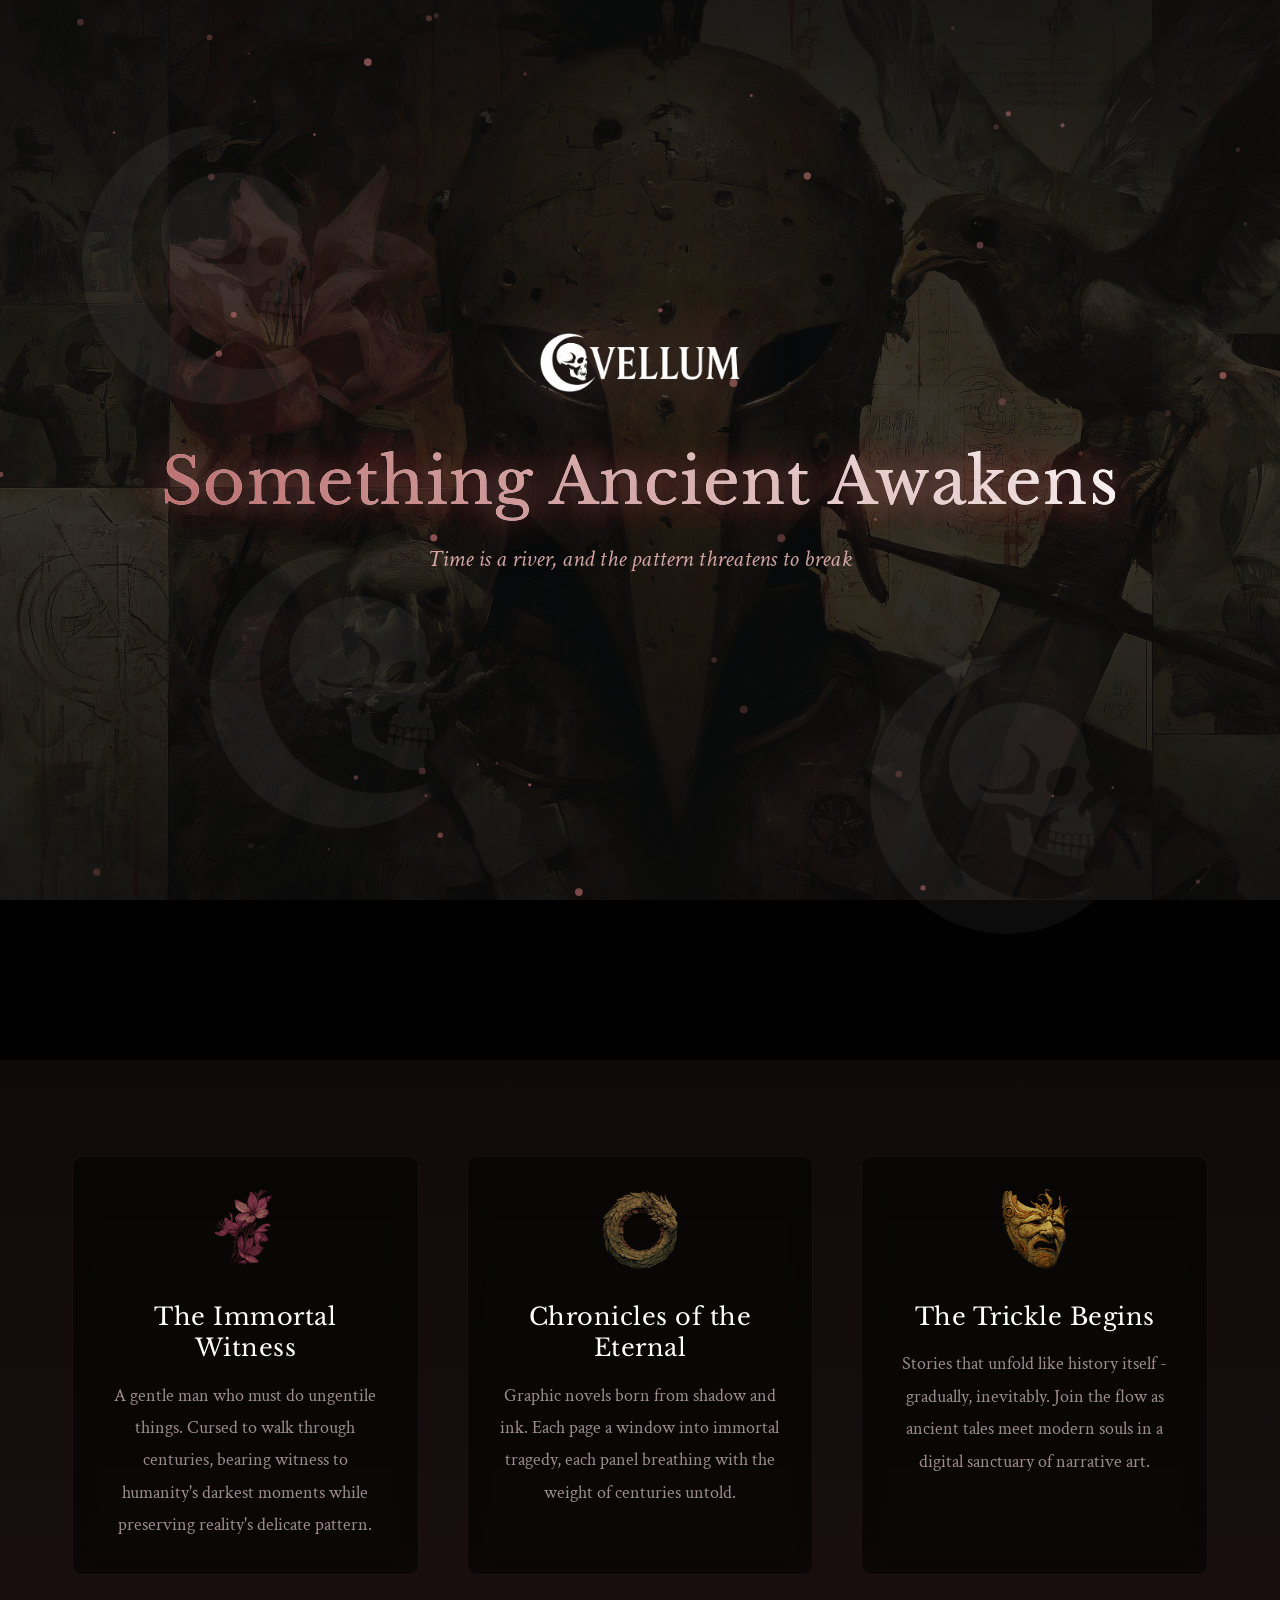
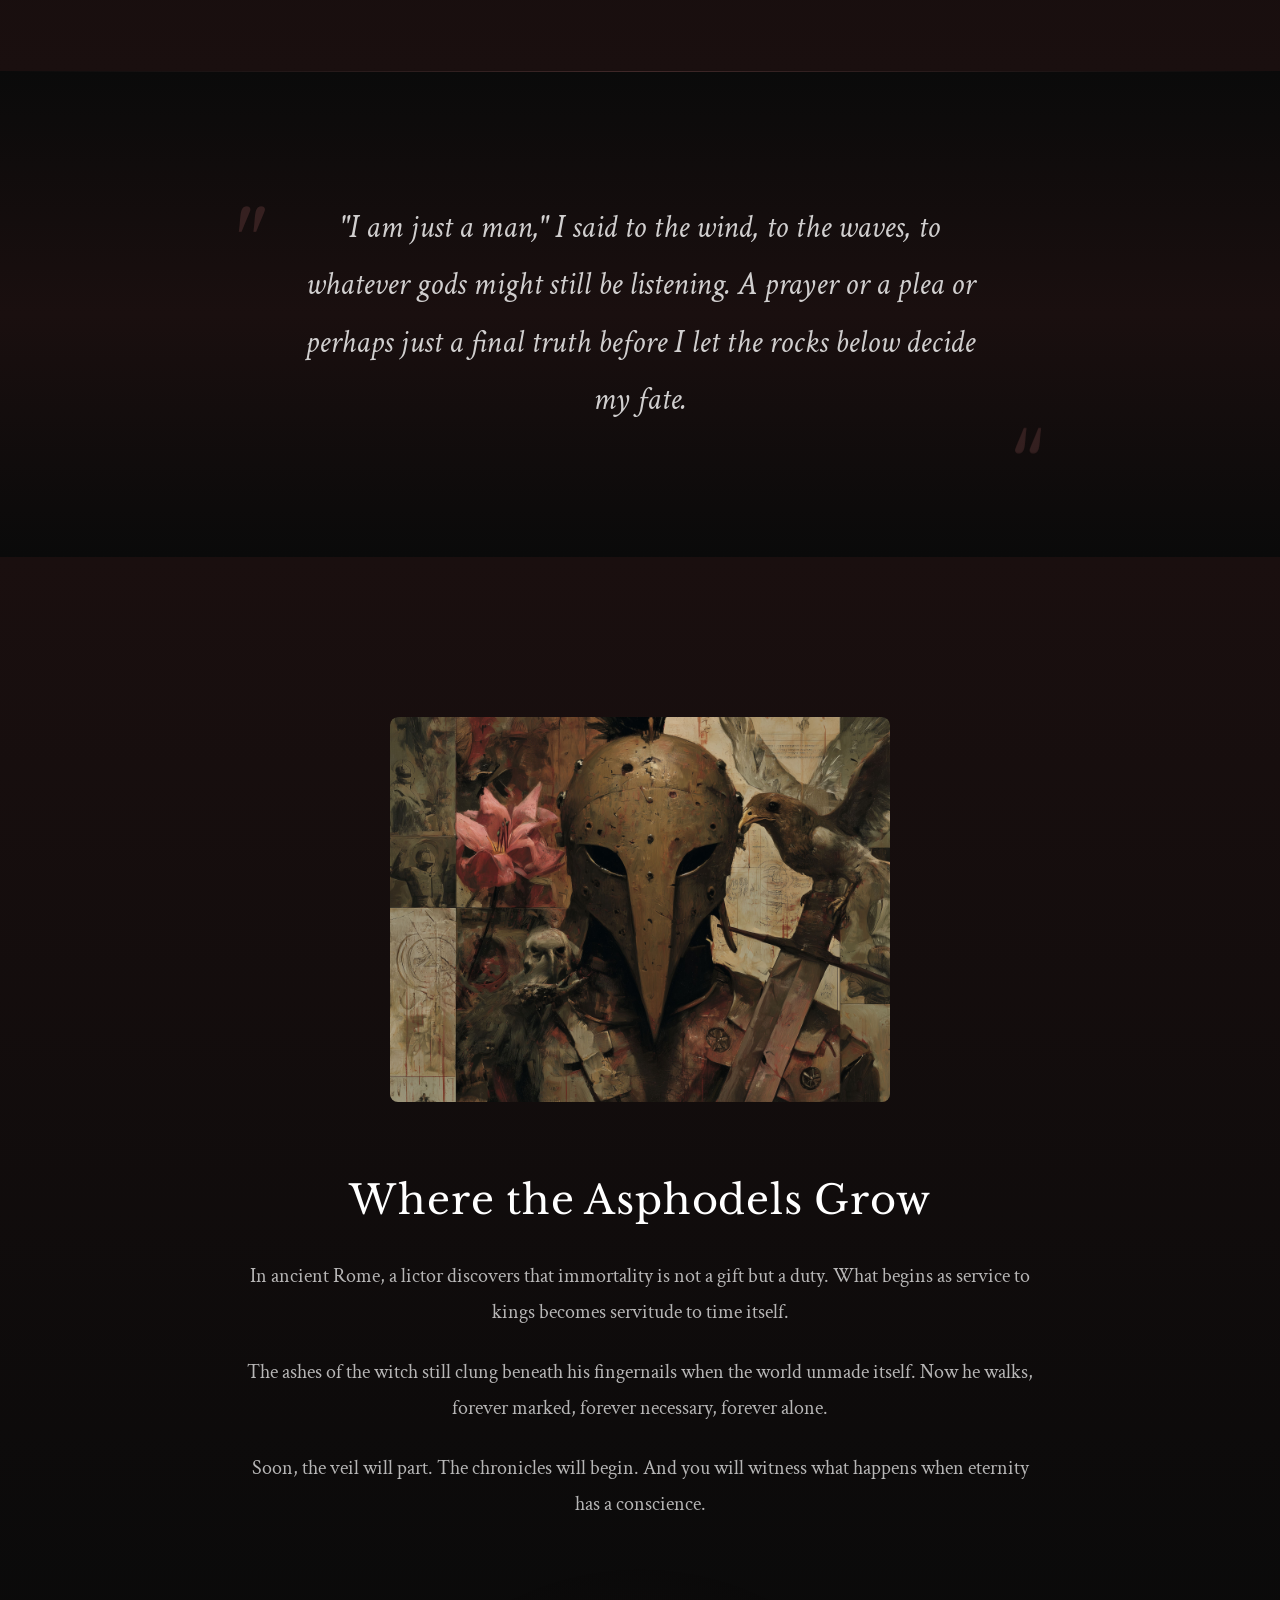
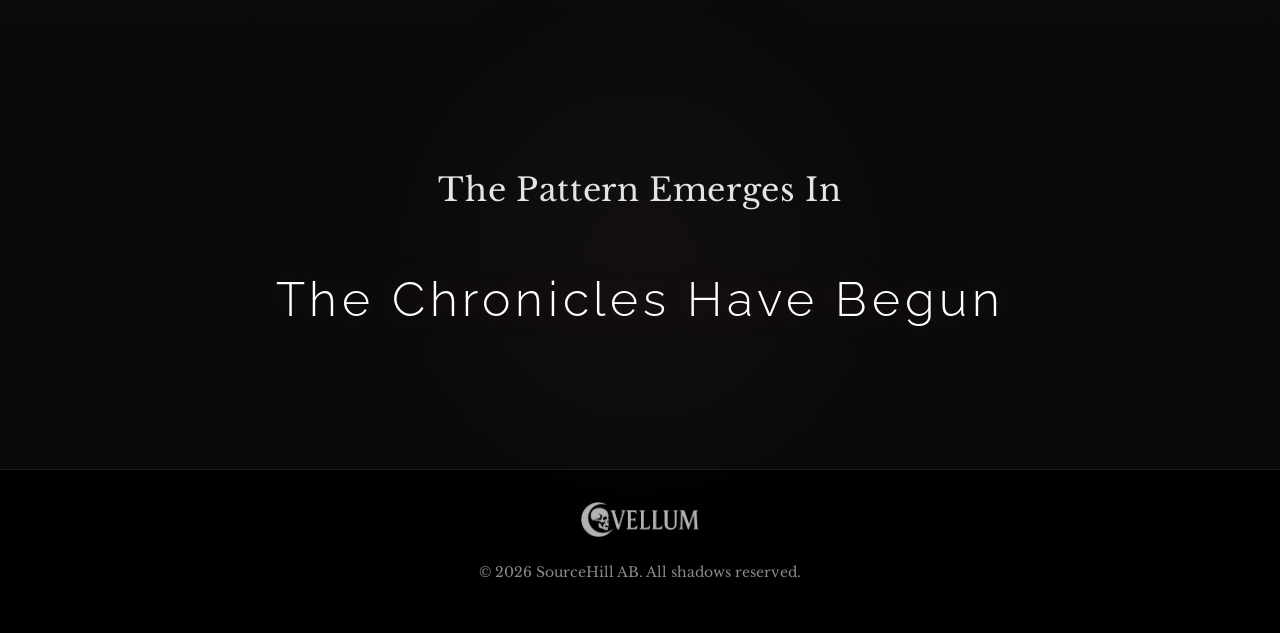
<file: index.html>
<!DOCTYPE html>
<html lang="en">
<head>
    <meta charset="UTF-8">
    <meta name="viewport" content="width=device-width, initial-scale=1.0">
    <title>Project Vellum - Something Ancient Awakens</title>
    <link rel="icon" href="assets/favicon.ico" type="image/x-icon">
    <link rel="stylesheet" href="css/style.css">
    <link rel="preconnect" href="https://fonts.googleapis.com">
    <link rel="preconnect" href="https://fonts.gstatic.com" crossorigin>
    <link href="https://fonts.googleapis.com/css2?family=Crimson+Text:ital,wght@0,400;0,600;1,400&family=Libre+Baskerville:ital,wght@0,400;0,700;1,400&family=Raleway:wght@300;400;500&display=swap" rel="stylesheet">
    <style>
        * {
            cursor: url('data:image/svg+xml;utf8,<svg xmlns="http://www.w3.org/2000/svg" width="32" height="32" viewBox="0 0 32 32"><circle cx="16" cy="16" r="8" fill="rgba(189, 111, 111, 0.5)"/><circle cx="16" cy="16" r="3" fill="rgba(255, 255, 255, 0.8)"/></svg>') 16 16, auto;
        }
        
        a:hover, button:hover {
            cursor: url('data:image/svg+xml;utf8,<svg xmlns="http://www.w3.org/2000/svg" width="32" height="32" viewBox="0 0 32 32"><circle cx="16" cy="16" r="10" fill="rgba(189, 111, 111, 0.7)"/><circle cx="16" cy="16" r="4" fill="rgba(255, 255, 255, 1)"/></svg>') 16 16, pointer;
        }
        /* Additional launch-specific styles */
        .launch-hero {
            min-height: 100vh;
            background: #0a0a0a;
            background-image: linear-gradient(180deg, rgba(10, 10, 10, 0.9) 0%, rgba(10, 10, 10, 0.7) 50%, rgba(10, 10, 10, 0.9) 100%),
                              url('assets/backdrops/cover_where_the_asphodels_grow.jpg');
            background-size: cover;
            background-position: center;
            background-attachment: fixed;
            position: relative;
            overflow: hidden;
        }
        
        /* Prevent horizontal scroll */
        html, body {
            overflow-x: hidden;
            max-width: 100%;
        }
        
        .launch-content {
            position: relative;
            z-index: 2;
            display: flex;
            flex-direction: column;
            align-items: center;
            justify-content: center;
            min-height: 100vh;
            padding: 2rem;
            padding-bottom: 20vh;
        }
        
        .launch-logo {
            width: 200px;
            opacity: 0;
            animation: fadeInSlow 3s ease-out 0.5s forwards, pulse 4s ease-in-out 3.5s infinite;
            filter: drop-shadow(0 0 30px rgba(189, 111, 111, 0.5));
        }
        
        @keyframes pulse {
            0%, 100% { transform: scale(1); filter: drop-shadow(0 0 30px rgba(189, 111, 111, 0.5)); }
            50% { transform: scale(1.05); filter: drop-shadow(0 0 50px rgba(189, 111, 111, 0.8)); }
        }
        
        .launch-title {
            font-family: 'Libre Baskerville', serif;
            font-size: clamp(2rem, 5vw, 4rem);
            color: #fff;
            text-align: center;
            margin: 3rem 0 1rem;
            opacity: 0;
            animation: fadeInSlow 3s ease-out 1s forwards;
            position: relative;
            text-shadow: 0 0 40px rgba(189, 111, 111, 0.5),
                         0 0 80px rgba(189, 111, 111, 0.3);
        }
        
        .launch-title::before {
            content: 'Something Ancient Awakens';
            position: absolute;
            left: 0;
            top: 0;
            width: 100%;
            background: linear-gradient(45deg, #bd6f6f 0%, #fff 50%, #bd6f6f 100%);
            background-clip: text;
            -webkit-background-clip: text;
            -webkit-text-fill-color: transparent;
            animation: shimmer 8s linear infinite;
            background-size: 200% 100%;
        }
        
        @keyframes shimmer {
            0% { background-position: -100% 0; }
            100% { background-position: 100% 0; }
        }
        
        .launch-subtitle {
            font-family: 'Crimson Text', serif;
            font-size: 1.5rem;
            color: rgba(255, 200, 200, 0.8);
            text-align: center;
            font-style: italic;
            opacity: 0;
            animation: fadeInSlow 3s ease-out 1.5s forwards;
        }
        
        .teaser-section {
            padding: 6rem 0;
            background: linear-gradient(180deg, #0f0a0a 0%, #1a0f0f 100%);
            position: relative;
        }
        
        .teaser-grid {
            display: grid;
            grid-template-columns: repeat(auto-fit, minmax(300px, 1fr));
            gap: 3rem;
            max-width: 1200px;
            margin: 0 auto;
            padding: 0 2rem;
        }
        
        .teaser-card {
            text-align: center;
            opacity: 0;
            transform: translateY(30px);
            animation: fadeInUp 1s ease-out forwards;
            position: relative;
            padding: 2rem;
            background: rgba(0, 0, 0, 0.5);
            backdrop-filter: blur(10px);
            border: 1px solid rgba(189, 111, 111, 0.1);
            border-radius: 10px;
            transition: all 0.3s ease;
        }
        
        .teaser-card:hover {
            transform: translateY(-10px);
            border-color: rgba(189, 111, 111, 0.3);
            box-shadow: 0 20px 40px rgba(189, 111, 111, 0.2),
                        inset 0 0 20px rgba(189, 111, 111, 0.05);
        }
        
        
        .teaser-card:nth-child(1) { animation-delay: 0.5s; }
        .teaser-card:nth-child(2) { animation-delay: 0.7s; }
        .teaser-card:nth-child(3) { animation-delay: 0.9s; }
        
        .teaser-icon {
            width: 80px;
            height: 80px;
            margin: 0 auto 1.5rem;
            opacity: 0.8;
        }
        
        .teaser-title {
            font-family: 'Libre Baskerville', serif;
            font-size: 1.5rem;
            color: #fff;
            margin-bottom: 1rem;
        }
        
        .teaser-text {
            font-family: 'Crimson Text', serif;
            font-size: 1.125rem;
            color: rgba(255, 230, 230, 0.6);
            line-height: 1.8;
        }
        
        .quote-section {
            padding: 8rem 2rem;
            background: linear-gradient(180deg, #0a0a0a 0%, #1a0f0f 50%, #0a0a0a 100%);
            text-align: center;
            position: relative;
        }
        
        .quote-section::before {
            content: '';
            position: absolute;
            top: 0;
            left: 0;
            right: 0;
            height: 1px;
            background: linear-gradient(90deg, transparent 0%, rgba(189, 111, 111, 0.3) 50%, transparent 100%);
        }
        
        .quote-text {
            font-family: 'Crimson Text', serif;
            font-size: clamp(1.5rem, 3vw, 2rem);
            color: rgba(255, 255, 255, 0.8);
            font-style: italic;
            max-width: 800px;
            margin: 0 auto;
            line-height: 1.8;
            opacity: 0;
            animation: fadeInSlow 3s ease-out 3s forwards;
            position: relative;
            padding: 0 3rem;
        }
        
        .quote-text::before,
        .quote-text::after {
            content: '"';
            position: absolute;
            font-size: 6rem;
            color: rgba(189, 111, 111, 0.2);
            font-family: 'Libre Baskerville', serif;
        }
        
        .quote-text::before {
            top: -2rem;
            left: -1rem;
        }
        
        .quote-text::after {
            bottom: -4rem;
            right: -1rem;
            transform: rotate(180deg);
        }
        
        .mystery-section {
            padding: 6rem 2rem;
            background: linear-gradient(180deg, #1a0f0f 0%, #0a0a0a 100%);
            position: relative;
            overflow: hidden;
        }
        
        .cover-showcase {
            position: relative;
            max-width: 500px;
            margin: 4rem auto;
            opacity: 0;
            animation: fadeInSlow 2s ease-out 1s forwards;
            cursor: pointer;
            border-radius: 8px;
            overflow: hidden;
            transition: all 0.3s ease;
        }
        
        .cover-showcase:hover {
            transform: translateY(-2px);
            box-shadow: 
                0 0 30px rgba(220, 20, 60, 0.4),
                0 0 60px rgba(220, 20, 60, 0.2),
                0 10px 30px rgba(0, 0, 0, 0.5);
            border-color: rgba(220, 20, 60, 0.5);
        }
        
        
        .cover-image {
            width: 100%;
            height: auto;
            border-radius: 8px;
            transition: all 0.3s ease;
        }
        
        .cover-glow {
            position: absolute;
            top: 50%;
            left: 50%;
            transform: translate(-50%, -50%);
            width: 120%;
            height: 120%;
            background: radial-gradient(circle, rgba(189, 111, 111, 0.3) 0%, transparent 70%);
            filter: blur(60px);
            z-index: -1;
        }
        
        .mystery-content {
            max-width: 800px;
            margin: 0 auto;
            text-align: center;
        }
        
        .mystery-title {
            font-family: 'Libre Baskerville', serif;
            font-size: 2.5rem;
            color: #fff;
            margin-bottom: 2rem;
            opacity: 0;
        }
        
        .mystery-text {
            font-family: 'Crimson Text', serif;
            font-size: 1.25rem;
            color: rgba(255, 255, 255, 0.7);
            line-height: 1.8;
            margin-bottom: 1.5rem;
            opacity: 0;
        }
        
        .mystery-title.animated {
            animation: fadeInSlow 0.8s ease-out forwards;
        }
        
        .mystery-text.animated {
            animation: fadeInSlow 0.6s ease-out forwards;
        }
        
        .mystery-text:nth-child(2).animated { animation-delay: 0.2s; }
        .mystery-text:nth-child(3).animated { animation-delay: 0.4s; }
        .mystery-text:nth-child(4).animated { animation-delay: 0.6s; }
        
        .countdown-section {
            padding: 8rem 2rem;
            background: #0a0a0a;
            text-align: center;
            position: relative;
        }
        
        .countdown-section::before {
            content: '';
            position: absolute;
            top: 50%;
            left: 50%;
            transform: translate(-50%, -50%);
            width: 600px;
            height: 600px;
            background: radial-gradient(circle, rgba(189, 111, 111, 0.05) 0%, transparent 70%);
            z-index: 0;
        }
        
        .countdown-title {
            font-family: 'Libre Baskerville', serif;
            font-size: 2rem;
            color: rgba(255, 255, 255, 0.9);
            margin-bottom: 3rem;
        }
        
        .countdown-timer {
            font-family: 'Raleway', sans-serif;
            font-size: 3rem;
            color: #fff;
            letter-spacing: 0.1em;
            font-weight: 300;
            position: relative;
            z-index: 1;
            text-shadow: 0 0 30px rgba(189, 111, 111, 0.3);
        }
        
        @keyframes fadeInSlow {
            from {
                opacity: 0;
                transform: translateY(15px);
            }
            to {
                opacity: 1;
                transform: translateY(0);
            }
        }
        
        @keyframes fadeInUp {
            from {
                opacity: 0;
                transform: translateY(30px);
            }
            to {
                opacity: 1;
                transform: translateY(0);
            }
        }
        
        .floating-skull {
            position: absolute;
            width: 300px;
            opacity: 0.05;
            animation: float 20s ease-in-out infinite;
            filter: sepia(1) hue-rotate(330deg) brightness(1.5);
            will-change: transform;
            backface-visibility: hidden;
            max-width: 80vw;
        }
        
        .floating-skull.one {
            top: 10%;
            left: 5%;
            animation-delay: 0s;
        }
        
        .floating-skull.two {
            top: 60%;
            right: 10%;
            animation-delay: 5s;
        }
        
        .floating-skull.three {
            bottom: 20%;
            left: 15%;
            animation-delay: 10s;
        }
        
        /* Mobile optimizations */
        @media (max-width: 768px) {
            .launch-hero {
                background-attachment: scroll;
                background-size: cover;
                background-position: center top;
            }
            
            .launch-hero::before {
                display: none;
            }
            
            .floating-skull {
                width: 150px;
            }
            
            .floating-skull.one {
                top: 5%;
                left: -10%;
            }
            
            .floating-skull.two {
                top: 40%;
                right: -10%;
            }
            
            .floating-skull.three {
                bottom: 10%;
                left: 50%;
                transform: translateX(-50%);
            }
            
            .launch-title {
                font-size: 2rem !important;
            }
            
            .launch-subtitle {
                font-size: 1.2rem !important;
            }
            
            .teaser-grid {
                grid-template-columns: 1fr;
                gap: 2rem;
                padding: 0 1rem;
            }
            
            .countdown-timer {
                font-size: 2rem !important;
            }
            
            .quote-text {
                font-size: 1.25rem !important;
                padding: 0 1rem;
            }
            
            .quote-text::before,
            .quote-text::after {
                font-size: 3rem;
            }
            
            .cover-showcase {
                max-width: 90%;
                margin: 2rem auto;
            }
            
            .mystery-content {
                padding: 0 1rem;
            }
            
            .blood-rain {
                display: none;
            }
            
            canvas#particles {
                display: none;
            }
        }
        
        @keyframes float {
            0% { transform: translateY(0px) rotate(0deg); }
            25% { transform: translateY(-30px) rotate(5deg); }
            50% { transform: translateY(0px) rotate(-5deg); }
            75% { transform: translateY(30px) rotate(3deg); }
            100% { transform: translateY(0px) rotate(0deg); }
        }
        
        .accent-pink {
            color: #bd6f6f;
        }
        
        .teaser-card:hover .teaser-icon {
            filter: sepia(1) hue-rotate(300deg) brightness(1.2);
            transition: filter 0.3s ease;
        }
    </style>
</head>
<body>
    <!-- Blood rain effect -->
    <div class="blood-rain" id="bloodRain"></div>
    <style>
        .blood-rain {
            position: fixed;
            top: 0;
            left: 0;
            width: 100%;
            height: 100%;
            pointer-events: none;
            z-index: 3;
            opacity: 0;
            animation: bloodRainFade 20s ease-in-out 10s infinite;
        }
        
        @keyframes bloodRainFade {
            0%, 80%, 100% { opacity: 0; }
            90% { opacity: 0.3; }
        }
        
        .blood-drop {
            position: absolute;
            width: 2px;
            height: 10px;
            background: linear-gradient(to bottom, transparent, rgba(189, 111, 111, 0.8));
            animation: fall linear infinite;
        }
        
        @keyframes fall {
            to {
                transform: translateY(100vh);
            }
        }
    </style>
    <!-- Particle Canvas -->
    <canvas id="particles" style="position: fixed; top: 0; left: 0; width: 100%; height: 100%; pointer-events: none; z-index: 1; max-width: 100vw;"></canvas>
    
    <!-- Launch Hero Section -->
    <section class="launch-hero">
        <!-- Floating background elements -->
        <img src="assets/crescentskull.png" alt="" class="floating-skull one">
        <img src="assets/crescentskull.png" alt="" class="floating-skull two">
        <img src="assets/crescentskull.png" alt="" class="floating-skull three">
        
        <div class="launch-content">
            <img src="assets/logo_white.png" alt="Project Vellum" class="launch-logo">
            <h1 class="launch-title">Something Ancient Awakens</h1>
            <p class="launch-subtitle">Time is a river, and the pattern threatens to break</p>
        </div>
    </section>
    
    <!-- Teaser Section -->
    <section class="teaser-section">
        <div class="teaser-grid">
            <div class="teaser-card">
                <img src="assets/icons/asphodel.png" alt="" class="teaser-icon">
                <h3 class="teaser-title">The Immortal Witness</h3>
                <p class="teaser-text">
                    A gentle man who must do ungentile things. 
                    Cursed to walk through centuries, bearing witness 
                    to humanity's darkest moments while preserving 
                    reality's delicate pattern.
                </p>
            </div>
            <div class="teaser-card">
                <img src="assets/icons/ouroboros.png" alt="" class="teaser-icon">
                <h3 class="teaser-title">Chronicles of the Eternal</h3>
                <p class="teaser-text">
                    Graphic novels born from shadow and ink. 
                    Each page a window into immortal tragedy, 
                    each panel breathing with the weight of 
                    centuries untold.
                </p>
            </div>
            <div class="teaser-card">
                <img src="assets/icons/tragedymask.png" alt="" class="teaser-icon">
                <h3 class="teaser-title">The Trickle Begins</h3>
                <p class="teaser-text">
                    Stories that unfold like history itself - 
                    gradually, inevitably. Join the flow as 
                    ancient tales meet modern souls in a 
                    digital sanctuary of narrative art.
                </p>
            </div>
        </div>
    </section>
    
    <!-- Quote Section -->
    <section class="quote-section">
        <blockquote class="quote-text">
            "I am just a man," I said to the wind, to the waves, 
            to whatever gods might still be listening. 
            A prayer or a plea or perhaps just a final truth 
            before I let the rocks below decide my fate.
        </blockquote>
    </section>
    
    <!-- Cover Showcase Section -->
    <section class="mystery-section">
        <div class="cover-showcase">
            <img src="assets/backdrops/cover_where_the_asphodels_grow.jpg" alt="Where the Asphodels Grow" class="cover-image">
        </div>
        <div class="mystery-content">
            <h2 class="mystery-title">Where the Asphodels Grow</h2>
            <p class="mystery-text">
                In ancient Rome, a lictor discovers that immortality is not a gift but a duty. 
                What begins as service to kings becomes servitude to time itself.
            </p>
            <p class="mystery-text">
                The ashes of the witch still clung beneath his fingernails when the world unmade itself. 
                Now he walks, forever marked, forever necessary, forever alone.
            </p>
            <p class="mystery-text">
                Soon, the veil will part. The chronicles will begin. 
                And you will witness what happens when eternity has a conscience.
            </p>
        </div>
    </section>
    
    <!-- Countdown Section -->
    <section class="countdown-section">
        <h2 class="countdown-title">The Pattern Emerges In</h2>
        <div class="countdown-timer" id="countdown">Loading...</div>
    </section>
    
    <!-- Footer -->
    <footer class="footer">
        <div class="container">
            <div class="footer-content">
                <img src="assets/logo_white.png" alt="Project Vellum" class="footer-logo">
                <p class="footer-text">© <span id="year"></span> <a href="https://sourcehill.com" target="_blank" rel="noopener">SourceHill AB</a>. All shadows reserved.</p>
            </div>
        </div>
    </footer>
    
    <script>
        // Set current year
        document.getElementById('year').textContent = new Date().getFullYear();
        
        // Particle animation
        const canvas = document.getElementById('particles');
        const ctx = canvas.getContext('2d');
        canvas.width = window.innerWidth;
        canvas.height = window.innerHeight;
        
        const particles = [];
        const particleCount = 50;
        
        class Particle {
            constructor() {
                this.x = Math.random() * canvas.width;
                this.y = Math.random() * canvas.height;
                this.size = Math.random() * 3 + 1;
                this.speedX = Math.random() * 0.5 - 0.25;
                this.speedY = Math.random() * 0.5 - 0.25;
                this.opacity = Math.random() * 0.5 + 0.2;
            }
            
            update() {
                this.x += this.speedX;
                this.y += this.speedY;
                
                if (this.x > canvas.width) this.x = 0;
                if (this.x < 0) this.x = canvas.width;
                if (this.y > canvas.height) this.y = 0;
                if (this.y < 0) this.y = canvas.height;
            }
            
            draw() {
                ctx.fillStyle = `rgba(189, 111, 111, ${this.opacity})`;
                ctx.beginPath();
                ctx.arc(this.x, this.y, this.size, 0, Math.PI * 2);
                ctx.fill();
            }
        }
        
        // Initialize particles
        for (let i = 0; i < particleCount; i++) {
            particles.push(new Particle());
        }
        
        // Animation loop
        function animateParticles() {
            ctx.clearRect(0, 0, canvas.width, canvas.height);
            
            particles.forEach(particle => {
                particle.update();
                particle.draw();
            });
            
            requestAnimationFrame(animateParticles);
        }
        
        animateParticles();
        
        // Resize handler
        window.addEventListener('resize', () => {
            canvas.width = window.innerWidth;
            canvas.height = window.innerHeight;
        });
        
        // Countdown timer
        function updateCountdown() {
            // Set launch date (adjust as needed)
            const launchDate = new Date('2025-09-01T00:00:00');
            const now = new Date();
            const diff = launchDate - now;
            
            if (diff > 0) {
                const days = Math.floor(diff / (1000 * 60 * 60 * 24));
                const hours = Math.floor((diff % (1000 * 60 * 60 * 24)) / (1000 * 60 * 60));
                const minutes = Math.floor((diff % (1000 * 60 * 60)) / (1000 * 60));
                const seconds = Math.floor((diff % (1000 * 60)) / 1000);
                
                document.getElementById('countdown').textContent = 
                    `${days}d ${hours}h ${minutes}m ${seconds}s`;
            } else {
                document.getElementById('countdown').textContent = 'The Chronicles Have Begun';
            }
        }
        
        // Update countdown every second
        updateCountdown();
        setInterval(updateCountdown, 1000);
        
        // Blood rain effect
        function createBloodRain() {
            const bloodRain = document.getElementById('bloodRain');
            for (let i = 0; i < 50; i++) {
                const drop = document.createElement('div');
                drop.className = 'blood-drop';
                drop.style.left = Math.random() * 100 + '%';
                drop.style.animationDuration = (Math.random() * 2 + 1) + 's';
                drop.style.animationDelay = Math.random() * 2 + 's';
                bloodRain.appendChild(drop);
            }
        }
        createBloodRain();
        
        // Parallax effect on scroll
        window.addEventListener('scroll', () => {
            const scrolled = window.pageYOffset;
            const parallax = document.querySelector('.launch-hero');
            if (parallax) {
                parallax.style.backgroundPositionY = -(scrolled * 0.5) + 'px';
            }
        });
        
        // Loading effect for elements
        const observerOptions = {
            threshold: 0.1,
            rootMargin: '0px 0px -50px 0px'
        };
        
        const observer = new IntersectionObserver((entries) => {
            entries.forEach(entry => {
                if (entry.isIntersecting && !entry.target.classList.contains('animated')) {
                    entry.target.classList.add('animated');
                }
            });
        }, observerOptions);
        
        document.querySelectorAll('.mystery-text, .mystery-title').forEach(el => {
            observer.observe(el);
        });
    </script>
</body>
</html>
</file>
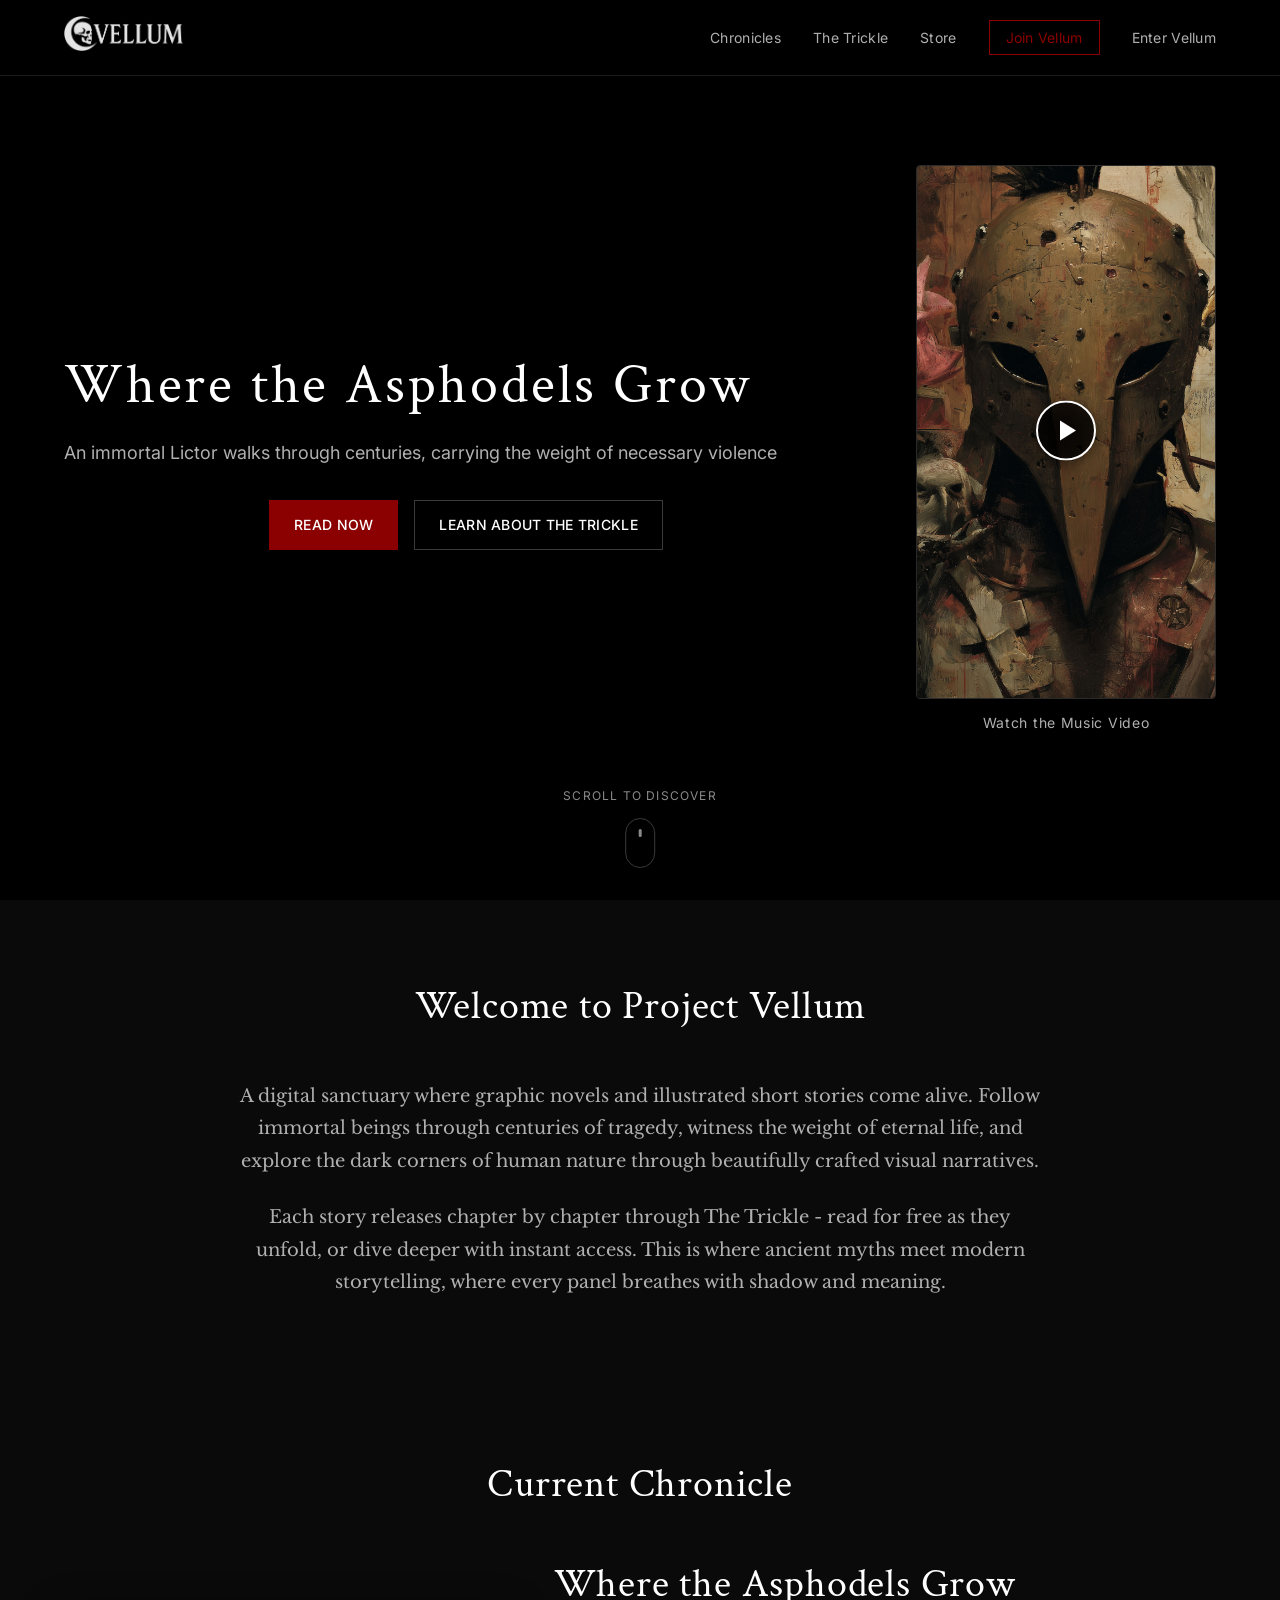
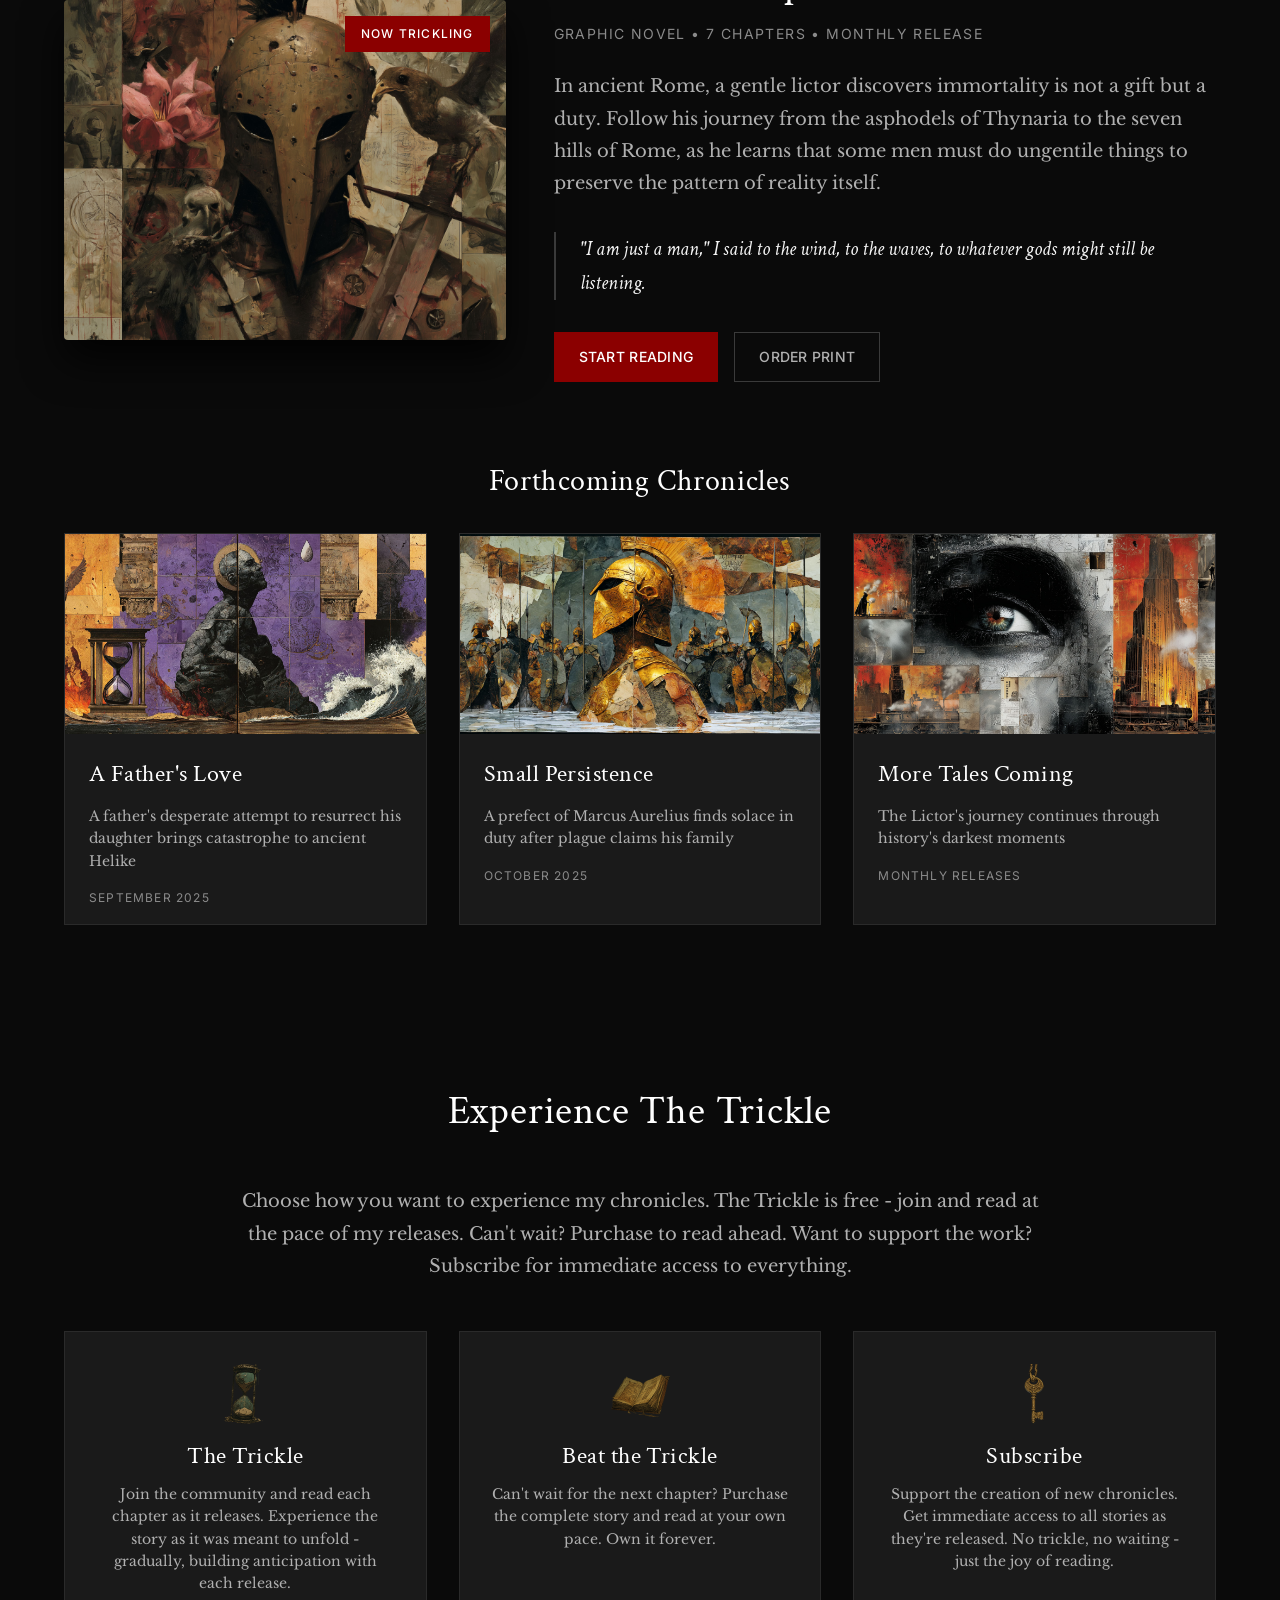
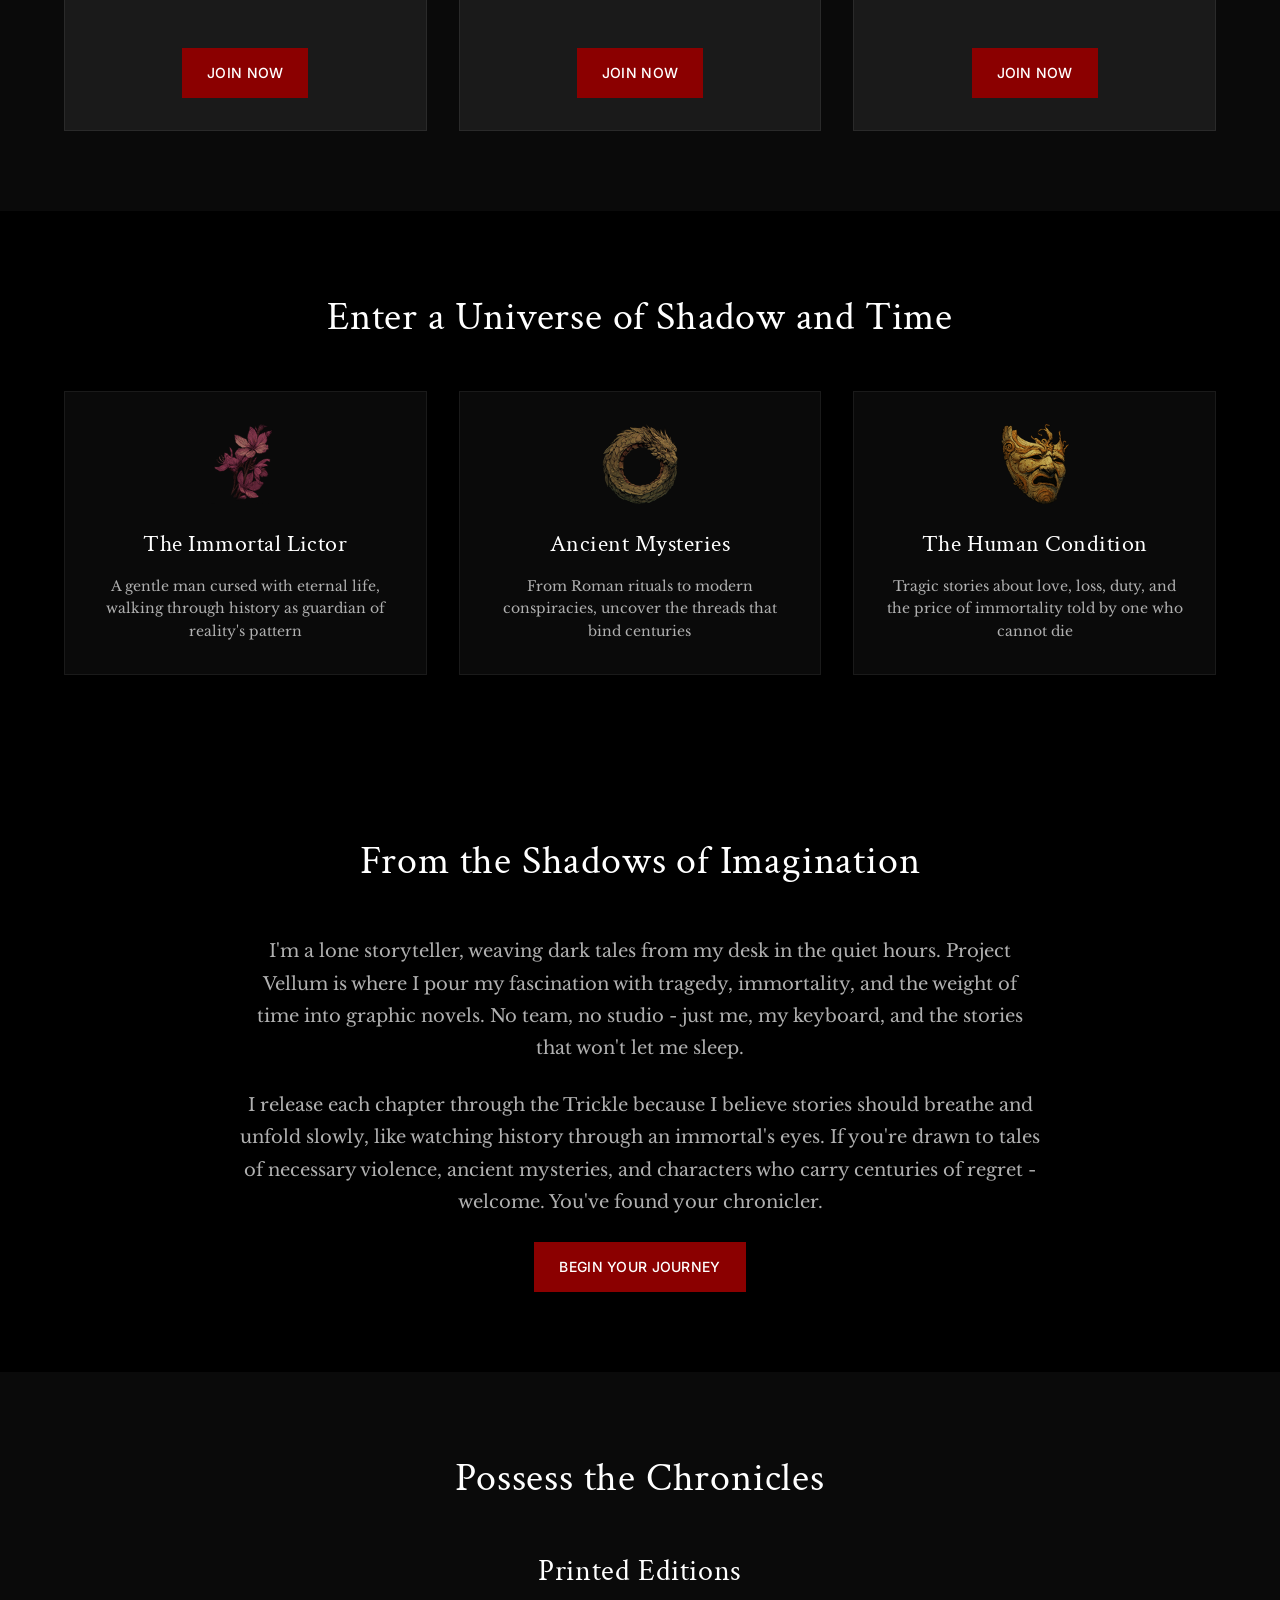
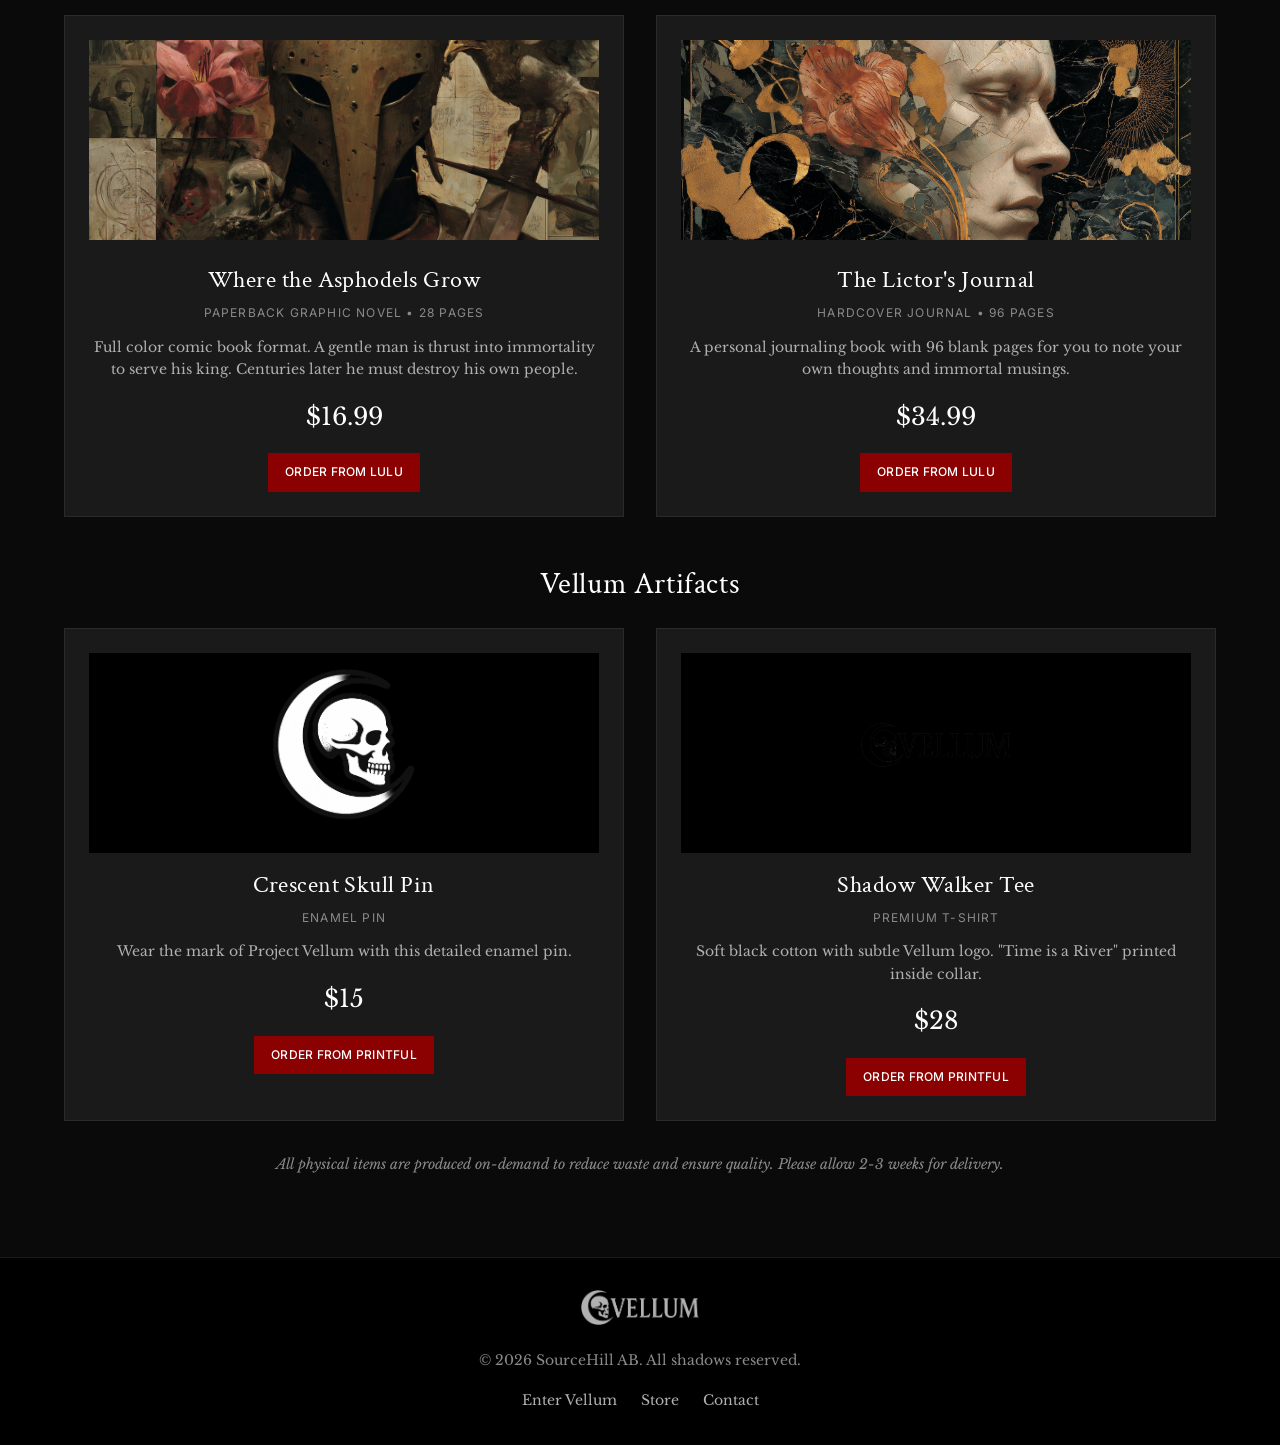
<file: index2.html>
<!DOCTYPE html>
<html lang="en">
<head>
    <meta charset="UTF-8">
    <meta name="viewport" content="width=device-width, initial-scale=1.0">
    <title>Project Vellum - Tragic Stories Told by the Eternal</title>
    <link rel="icon" href="assets/favicon.ico" type="image/x-icon">
    <link rel="stylesheet" href="css/style.css">
    <link rel="preconnect" href="https://fonts.googleapis.com">
    <link rel="preconnect" href="https://fonts.gstatic.com" crossorigin>
    <link href="https://fonts.googleapis.com/css2?family=Crimson+Text:ital,wght@0,400;0,600;1,400&family=Libre+Baskerville:ital,wght@0,400;0,700;1,400&family=Inter:wght@300;400;500;600;700&display=swap" rel="stylesheet">
</head>
<body id="top">
    <!-- Loading Screen -->
    <div id="loading-screen" class="loading-screen">
        <img src="assets/crescentskull.png" alt="Loading" class="loading-icon">
        <div class="loading-text">Awakening the chronicles...</div>
    </div>

    <!-- Navigation -->
    <nav class="nav-main">
        <div class="nav-container">
            <a href="#top" class="nav-logo">
                <img src="assets/logo_white.png" alt="Project Vellum" class="nav-logo-img">
            </a>
            <ul class="nav-menu">
                <li><a href="#releases">Chronicles</a></li>
                <li><a href="#trickle">The Trickle</a></li>
                <li><a href="#store">Store</a></li>
                <li><a href="https://app.projectvellum.com/register" class="nav-cta">Join Vellum</a></li>
                <li><a href="https://app.projectvellum.com">Enter Vellum</a></li>
            </ul>
            <div class="nav-mobile-toggle">
                <span></span>
                <span></span>
                <span></span>
            </div>
        </div>
    </nav>

    <!-- Mobile Menu -->
    <div class="mobile-menu">
        <ul>
            <li><a href="#releases">Chronicles</a></li>
            <li><a href="#trickle">The Trickle</a></li>
            <li><a href="#store">Store</a></li>
            <li><a href="https://app.projectvellum.com/register" class="mobile-cta">Join Vellum</a></li>
            <li><a href="https://app.projectvellum.com">Enter Vellum</a></li>
        </ul>
    </div>

    <!-- Hero Section -->
    <section class="hero">
        <div class="hero-video-container">
            <video class="hero-video" autoplay muted loop playsinline>
                <source src="assets/videos/01. Where the Asphodels Grow_720x1280.mp4" type="video/mp4">
            </video>
        </div>
        <div class="hero-overlay"></div>
        <div class="hero-content">
            <div class="hero-inner">
                <div class="hero-text">
                    <h1 class="hero-title">Where the Asphodels Grow</h1>
                    <p class="hero-subtitle">An immortal Lictor walks through centuries, carrying the weight of necessary violence</p>
                    <div class="hero-actions">
                        <a href="#releases" class="btn btn-primary">Read Now</a>
                        <a href="#trickle" class="btn btn-ghost">Learn About The Trickle</a>
                    </div>
                </div>
                
                <!-- Music Video Player Box -->
                <div class="music-video-box">
                    <div class="video-preview">
                        <img src="assets/backdrops/cover_where_the_asphodels_grow.jpg" alt="Music Video Preview" class="video-thumbnail">
                        <button class="play-music-video" aria-label="Play Music Video">
                            <svg width="60" height="60" viewBox="0 0 60 60" fill="none" xmlns="http://www.w3.org/2000/svg">
                                <circle cx="30" cy="30" r="29" stroke="currentColor" stroke-width="2" fill="rgba(0,0,0,0.7)"/>
                                <path d="M24 20L40 30L24 40V20Z" fill="currentColor"/>
                            </svg>
                        </button>
                    </div>
                    <p class="video-caption">Watch the Music Video</p>
                </div>
            </div>
        </div>
        
        <!-- Video Player Modal -->
        <div class="video-modal" id="videoModal">
            <div class="video-modal-content">
                <button class="video-modal-close" aria-label="Close video">
                    <svg width="24" height="24" viewBox="0 0 24 24" fill="none" xmlns="http://www.w3.org/2000/svg">
                        <path d="M18 6L6 18M6 6L18 18" stroke="currentColor" stroke-width="2" stroke-linecap="round"/>
                    </svg>
                </button>
                <div class="video-wrapper">
                    <video id="musicVideo" controls preload="metadata">
                        <source src="assets/videos/01. Where the Asphodels Grow_720x1280.mp4" type="video/mp4">
                    </video>
                </div>
            </div>
        </div>
        
        <div class="hero-scroll">
            <span>Scroll to discover</span>
            <div class="scroll-indicator"></div>
        </div>
    </section>

    <!-- Intro Section -->
    <section class="intro">
        <div class="container">
            <div class="intro-content">
                <h2 class="section-title">Welcome to Project Vellum</h2>
                <p class="intro-text">
                    A digital sanctuary where graphic novels and illustrated short stories come alive. 
                    Follow immortal beings through centuries of tragedy, witness the weight of eternal life, 
                    and explore the dark corners of human nature through beautifully crafted visual narratives.
                </p>
                <p class="intro-text">
                    Each story releases chapter by chapter through The Trickle - read for free as they unfold, 
                    or dive deeper with instant access. This is where ancient myths meet modern storytelling, 
                    where every panel breathes with shadow and meaning.
                </p>
            </div>
        </div>
    </section>

    <!-- Current Release Section -->
    <section id="releases" class="releases">
        <div class="container">
            <h2 class="section-title">Current Chronicle</h2>
            <div class="release-featured">
                <div class="release-image">
                    <img src="assets/backdrops/cover_where_the_asphodels_grow.jpg" alt="Where the Asphodels Grow">
                    <div class="release-badge">Now Trickling</div>
                </div>
                <div class="release-content">
                    <h3 class="release-title">Where the Asphodels Grow</h3>
                    <p class="release-type">Graphic Novel • 7 Chapters • Monthly Release</p>
                    <p class="release-description">
                        In ancient Rome, a gentle lictor discovers immortality is not a gift but a duty. 
                        Follow his journey from the asphodels of Thynaria to the seven hills of Rome, 
                        as he learns that some men must do ungentile things to preserve the pattern of reality itself.
                    </p>
                    <blockquote class="release-quote">
                        "I am just a man," I said to the wind, to the waves, to whatever gods might still be listening.
                    </blockquote>
                    <div class="release-actions">
                        <a href="https://app.projectvellum.com/register" class="btn btn-primary">Start Reading</a>
                        <a href="https://www.lulu.com/shop/johan-strömquist/where-the-asphodels-grow/paperback/product-959v22q.html" class="btn btn-secondary" target="_blank">Order Print</a>
                    </div>
                </div>
            </div>

            <!-- Coming Soon Carousel -->
            <div class="releases-upcoming">
                <h3 class="upcoming-title">Forthcoming Chronicles</h3>
                <div class="releases-carousel">
                    <div class="release-card">
                        <img src="assets/backdrops/A_Fathers_Love.jpg" alt="A Father's Love">
                        <h4>A Father's Love</h4>
                        <p>A father's desperate attempt to resurrect his daughter brings catastrophe to ancient Helike</p>
                        <span class="release-date">September 2025</span>
                    </div>
                    <div class="release-card">
                        <img src="assets/backdrops/small_persistence.jpg" alt="Small Persistence">
                        <h4>Small Persistence</h4>
                        <p>A prefect of Marcus Aurelius finds solace in duty after plague claims his family</p>
                        <span class="release-date">October 2025</span>
                    </div>
                    <div class="release-card">
                        <img src="assets/backdrops/Why_so_hard.jpg" alt="Coming Soon">
                        <h4>More Tales Coming</h4>
                        <p>The Lictor's journey continues through history's darkest moments</p>
                        <span class="release-date">Monthly Releases</span>
                    </div>
                </div>
            </div>
        </div>
    </section>

    <!-- The Trickle Section -->
    <section id="trickle" class="trickle-section">
        <div class="container">
            <h2 class="section-title">Experience The Trickle</h2>
            <p class="trickle-intro">
                Choose how you want to experience my chronicles. The Trickle is free - 
                join and read at the pace of my releases. Can't wait? Purchase to read ahead. 
                Want to support the work? Subscribe for immediate access to everything.
            </p>
            
            <div class="trickle-grid">
                <div class="trickle-option">
                    <img src="assets/icons/hourglass.png" alt="Free Trickle" class="trickle-icon">
                    <h3>The Trickle</h3>
                    <p class="trickle-description">
                        Join the community and read each chapter as it releases. 
                        Experience the story as it was meant to unfold - gradually, building anticipation with each release.
                    </p>
                    <a href="https://app.projectvellum.com/register" class="btn btn-primary">JOIN NOW</a>
                </div>
                
                <div class="trickle-option">
                    <img src="assets/icons/tome.png" alt="Purchase" class="trickle-icon">
                    <h3>Beat the Trickle</h3>
                    <p class="trickle-description">
                        Can't wait for the next chapter? Purchase the complete story 
                        and read at your own pace. Own it forever.
                    </p>
                    <a href="https://app.projectvellum.com/register" class="btn btn-primary">JOIN NOW</a>
                </div>
                
                <div class="trickle-option">
                    <img src="assets/icons/key.png" alt="Subscribe" class="trickle-icon">
                    <h3>Subscribe</h3>
                    <p class="trickle-description">
                        Support the creation of new chronicles. Get immediate access to all stories 
                        as they're released. No trickle, no waiting - just the joy of reading.
                    </p>
                    <a href="https://app.projectvellum.com/register" class="btn btn-primary">JOIN NOW</a>
                </div>
            </div>
        </div>
    </section>

    <!-- The World Section -->
    <section id="world" class="world">
        <div class="container">
            <h2 class="section-title">Enter a Universe of Shadow and Time</h2>
            <div class="world-grid">
                <div class="world-card">
                    <img src="assets/icons/asphodel.png" alt="The Immortal Lictor" class="world-icon">
                    <h3>The Immortal Lictor</h3>
                    <p>A gentle man cursed with eternal life, walking through history as guardian of reality's pattern</p>
                </div>
                <div class="world-card">
                    <img src="assets/icons/ouroboros.png" alt="Ancient Mysteries" class="world-icon">
                    <h3>Ancient Mysteries</h3>
                    <p>From Roman rituals to modern conspiracies, uncover the threads that bind centuries</p>
                </div>
                <div class="world-card">
                    <img src="assets/icons/tragedymask.png" alt="Human Condition" class="world-icon">
                    <h3>The Human Condition</h3>
                    <p>Tragic stories about love, loss, duty, and the price of immortality told by one who cannot die</p>
                </div>
            </div>
        </div>
    </section>

    <!-- Creator Section -->
    <section class="creator">
        <div class="container">
            <div class="creator-content">
                <h2 class="section-title">From the Shadows of Imagination</h2>
                <p class="creator-text">
                    I'm a lone storyteller, weaving dark tales from my desk in the quiet hours. 
                    Project Vellum is where I pour my fascination with tragedy, immortality, and 
                    the weight of time into graphic novels. No team, no studio - just me, my keyboard, 
                    and the stories that won't let me sleep.
                </p>
                <p class="creator-text">
                    I release each chapter through the Trickle because I believe stories should breathe 
                    and unfold slowly, like watching history through an immortal's eyes. If you're drawn 
                    to tales of necessary violence, ancient mysteries, and characters who carry centuries 
                    of regret - welcome. You've found your chronicler.
                </p>
                <a href="https://app.projectvellum.com/register" class="btn btn-primary">Begin Your Journey</a>
            </div>
        </div>
    </section>

    <!-- Store Section -->
    <section id="store" class="store">
        <div class="container">
            <h2 class="section-title">Possess the Chronicles</h2>
            <div class="store-grid">
                <!-- Printed Editions -->
                <div class="store-category">
                    <h3 class="store-category-title">Printed Editions</h3>
                    <div class="store-items">
                        <div class="store-item">
                            <img src="assets/backdrops/cover_where_the_asphodels_grow.jpg" alt="Where the Asphodels Grow - Print">
                            <h4>Where the Asphodels Grow</h4>
                            <p class="store-item-type">Paperback Graphic Novel • 28 Pages</p>
                            <p class="store-item-description">
                                Full color comic book format. A gentle man is thrust into immortality 
                                to serve his king. Centuries later he must destroy his own people.
                            </p>
                            <span class="store-price">$16.99</span>
                            <a href="https://www.lulu.com/shop/johan-strömquist/where-the-asphodels-grow/paperback/product-959v22q.html" class="btn btn-primary btn-small" target="_blank">Order from Lulu</a>
                        </div>
                        <div class="store-item">
                            <img src="assets/backdrops/Lictor_cover.jpg" alt="Lictor's Journal">
                            <h4>The Lictor's Journal</h4>
                            <p class="store-item-type">Hardcover Journal • 96 Pages</p>
                            <p class="store-item-description">
                                A personal journaling book with 96 blank pages for you to 
                                note your own thoughts and immortal musings.
                            </p>
                            <span class="store-price">$34.99</span>
                            <a href="https://www.lulu.com/shop/johan-strömquist/the-lictors-journal/hardcover/product-4585qj9.html" class="btn btn-primary btn-small" target="_blank">Order from Lulu</a>
                        </div>
                    </div>
                </div>

                <!-- Merchandise -->
                <div class="store-category">
                    <h3 class="store-category-title">Vellum Artifacts</h3>
                    <div class="store-items">
                        <div class="store-item">
                            <div class="store-item-image">
                                <img src="assets/crescentskull.png" alt="Crescent Skull Pin">
                            </div>
                            <h4>Crescent Skull Pin</h4>
                            <p class="store-item-type">Enamel Pin</p>
                            <p class="store-item-description">
                                Wear the mark of Project Vellum with this detailed enamel pin.
                            </p>
                            <span class="store-price">$15</span>
                            <a href="#" class="btn btn-primary btn-small" data-product="skull-pin">Order from Printful</a>
                        </div>
                        <div class="store-item">
                            <div class="store-item-image">
                                <img src="assets/logo_black.png" alt="Vellum Shirt">
                            </div>
                            <h4>Shadow Walker Tee</h4>
                            <p class="store-item-type">Premium T-Shirt</p>
                            <p class="store-item-description">
                                Soft black cotton with subtle Vellum logo. "Time is a River" printed inside collar.
                            </p>
                            <span class="store-price">$28</span>
                            <a href="#" class="btn btn-primary btn-small" data-product="shadow-tee">Order from Printful</a>
                        </div>
                    </div>
                </div>
            </div>
            <p class="store-note">
                All physical items are produced on-demand to reduce waste and ensure quality. 
                Please allow 2-3 weeks for delivery.
            </p>
        </div>
    </section>

    <!-- Footer -->
    <footer class="footer">
        <div class="container">
            <div class="footer-content">
                <img src="assets/logo_white.png" alt="Project Vellum" class="footer-logo">
                <p class="footer-text">© <span id="year"></span> <a href="https://sourcehill.com" target="_blank" rel="noopener">SourceHill AB</a>. All shadows reserved.</p>
                <div class="footer-links">
                    <a href="https://app.projectvellum.com">Enter Vellum</a>
                    <a href="#store">Store</a>
                    <a href="#contact">Contact</a>
                </div>
            </div>
        </div>
    </footer>

    <script src="js/app.js"></script>
</body>
</html>
</file>
<file: css/style.css>
:root {
    /* Dark Mode Colors - Matching Vellum App */
    --pure-black: #000000;
    --ink-black: #0A0A0A;
    --dark-grey: #1A1A1A;
    --medium-grey: #2A2A2A;
    --grey: #3A3A3A;
    --light-grey: #8A8A8A;
    --text-grey: #B0B0B0;
    --white: #FFFFFF;
    --off-white: #F5F5F5;
    
    /* Accent Colors - Used Sparingly */
    --accent-red: #8B0000;  /* blood-red from dark theme */
    --accent-red-hover: #5C0000;  /* dried-blood from dark theme */
    
    /* Typography */
    --font-display: 'Crimson Text', 'Garamond', serif;
    --font-body: 'Libre Baskerville', 'Georgia', serif;
    --font-ui: 'Inter', -apple-system, system-ui, sans-serif;
    
    /* Spacing */
    --space-1: 0.25rem;
    --space-2: 0.5rem;
    --space-3: 0.75rem;
    --space-4: 1rem;
    --space-6: 1.5rem;
    --space-8: 2rem;
    --space-12: 3rem;
    --space-16: 4rem;
    --space-20: 5rem;
}

* {
    margin: 0;
    padding: 0;
    box-sizing: border-box;
}

body {
    font-family: var(--font-body);
    background-color: var(--pure-black);
    color: var(--off-white);
    line-height: 1.7;
    overflow-x: hidden;
}

/* Typography */
h1, h2, h3, h4, h5, h6 {
    font-family: var(--font-display);
    font-weight: 400;
    letter-spacing: 0.02em;
    line-height: 1.3;
    color: var(--white);
}

.section-title {
    font-size: 2.5rem;
    text-align: center;
    margin-bottom: var(--space-12);
    color: var(--white);
    font-weight: 300;
}

/* Loading Screen */
.loading-screen {
    position: fixed;
    top: 0;
    left: 0;
    width: 100%;
    height: 100%;
    background: var(--pure-black);
    display: flex;
    flex-direction: column;
    align-items: center;
    justify-content: center;
    z-index: 9999;
    transition: opacity 0.8s ease;
}

.loading-screen.fade-out {
    opacity: 0;
    pointer-events: none;
}

.loading-icon {
    width: 60px;
    height: auto;
    opacity: 0.8;
    animation: pulse 2s ease-in-out infinite;
}

.loading-text {
    margin-top: var(--space-6);
    font-family: var(--font-ui);
    font-size: 0.75rem;
    color: var(--light-grey);
    letter-spacing: 0.15em;
    text-transform: uppercase;
}

@keyframes pulse {
    0%, 100% { opacity: 0.4; }
    50% { opacity: 0.8; }
}

/* Navigation */
.nav-main {
    position: fixed;
    top: 0;
    width: 100%;
    background-color: rgba(0, 0, 0, 0.9);
    backdrop-filter: blur(10px);
    z-index: 1000;
    padding: var(--space-4) 0;
    transition: all 0.3s ease;
    border-bottom: 1px solid var(--dark-grey);
}

.nav-main.scrolled {
    padding: var(--space-3) 0;
    background-color: rgba(0, 0, 0, 0.95);
}

.nav-container {
    max-width: 1200px;
    margin: 0 auto;
    padding: 0 var(--space-6);
    display: flex;
    justify-content: space-between;
    align-items: center;
}

.nav-logo {
    cursor: pointer;
}

.nav-logo-img {
    height: 35px;
    width: auto;
    opacity: 0.9;
    transition: opacity 0.3s ease;
}

.nav-logo:hover .nav-logo-img {
    opacity: 1;
}

.nav-menu {
    display: flex;
    list-style: none;
    gap: var(--space-8);
}

.nav-menu a {
    color: var(--text-grey);
    text-decoration: none;
    font-family: var(--font-ui);
    font-weight: 400;
    font-size: 0.875rem;
    letter-spacing: 0.02em;
    transition: color 0.3s ease;
    cursor: pointer;
}

.nav-menu a:hover {
    color: var(--white);
}

.nav-cta {
    color: var(--accent-red) !important;
    padding: var(--space-2) var(--space-4);
    border: 1px solid var(--accent-red);
    transition: all 0.3s ease;
}

.nav-cta:hover {
    background: var(--accent-red);
    color: var(--white) !important;
}

/* Mobile Navigation */
.nav-mobile-toggle {
    display: none;
    flex-direction: column;
    gap: 4px;
    cursor: pointer;
}

.nav-mobile-toggle span {
    width: 25px;
    height: 2px;
    background: var(--white);
    transition: all 0.3s ease;
}

.nav-mobile-toggle.active span:nth-child(1) {
    transform: rotate(45deg) translate(5px, 5px);
}

.nav-mobile-toggle.active span:nth-child(2) {
    opacity: 0;
}

.nav-mobile-toggle.active span:nth-child(3) {
    transform: rotate(-45deg) translate(7px, -6px);
}

.mobile-menu {
    position: fixed;
    top: 0;
    right: -100%;
    width: 100%;
    height: 100vh;
    background: var(--pure-black);
    z-index: 999;
    transition: right 0.3s ease;
    display: flex;
    align-items: center;
    justify-content: center;
}

.mobile-menu.active {
    right: 0;
}

.mobile-menu ul {
    list-style: none;
    text-align: center;
}

.mobile-menu li {
    margin: var(--space-6) 0;
}

.mobile-menu a {
    color: var(--white);
    text-decoration: none;
    font-size: 1.5rem;
    font-family: var(--font-display);
    transition: color 0.3s ease;
    cursor: pointer;
}

.mobile-menu a:hover {
    color: var(--text-grey);
}

.mobile-cta {
    display: inline-block;
    margin-top: var(--space-8);
    padding: var(--space-3) var(--space-6);
    border: 1px solid var(--accent-red);
    color: var(--accent-red) !important;
    font-size: 1.2rem !important;
}

.mobile-cta:hover {
    background: var(--accent-red);
    color: var(--white) !important;
}

/* Hero Section */
.hero {
    height: 100vh;
    position: relative;
    display: flex;
    align-items: center;
    justify-content: center;
    overflow: hidden;
    background: var(--pure-black);
}

.hero-video-container {
    position: absolute;
    top: 0;
    left: 0;
    width: 100%;
    height: 100%;
    z-index: 0;
}

.hero-video {
    width: 100%;
    height: 100%;
    object-fit: cover;
    opacity: 0.6;
}

.hero-overlay {
    position: absolute;
    top: 0;
    left: 0;
    width: 100%;
    height: 100%;
    background: linear-gradient(180deg, 
        rgba(0,0,0,0.3) 0%, 
        rgba(0,0,0,0.5) 50%, 
        rgba(0,0,0,0.8) 100%);
    z-index: 1;
}

.hero-content {
    z-index: 2;
    padding: 0 var(--space-6);
    width: 100%;
    max-width: 1200px;
    margin: 0 auto;
}

.hero-inner {
    display: grid;
    grid-template-columns: 1fr 300px;
    gap: var(--space-12);
    align-items: center;
}

.hero-text {
    text-align: left;
}

.hero-title {
    font-size: 3.5rem;
    margin-bottom: var(--space-4);
    color: var(--white);
    font-weight: 300;
    letter-spacing: 0.05em;
    animation: fadeInUp 1.5s ease-out;
}

.hero-subtitle {
    font-size: 1.125rem;
    margin-bottom: var(--space-8);
    color: var(--text-grey);
    font-weight: 400;
    line-height: 1.6;
    font-family: var(--font-ui);
    animation: fadeInUp 1.5s ease-out 0.3s backwards;
}

.hero-actions {
    display: flex;
    gap: var(--space-4);
    justify-content: center;
    flex-wrap: wrap;
    animation: fadeInUp 1.5s ease-out 0.6s backwards;
}

.hero-scroll {
    position: absolute;
    bottom: var(--space-8);
    left: 50%;
    transform: translateX(-50%);
    text-align: center;
    animation: fadeIn 2s ease-out 1s backwards;
    z-index: 2;
}

.hero-scroll span {
    display: block;
    font-size: 0.75rem;
    color: var(--light-grey);
    margin-bottom: var(--space-3);
    text-transform: uppercase;
    letter-spacing: 0.1em;
    font-family: var(--font-ui);
}

.scroll-indicator {
    width: 30px;
    height: 50px;
    border: 1px solid var(--grey);
    border-radius: 20px;
    position: relative;
    margin: 0 auto;
}

.scroll-indicator::before {
    content: '';
    position: absolute;
    top: 10px;
    left: 50%;
    width: 3px;
    height: 8px;
    background: var(--light-grey);
    border-radius: 2px;
    transform: translateX(-50%);
    animation: scrollDown 2s ease-in-out infinite;
}

@keyframes scrollDown {
    0% { top: 10px; opacity: 1; }
    100% { top: 30px; opacity: 0; }
}

/* Music Video Box */
.music-video-box {
    animation: fadeInUp 1.5s ease-out 0.6s backwards;
}

.video-preview {
    position: relative;
    width: 100%;
    aspect-ratio: 9/16;
    background: var(--dark-grey);
    border: 1px solid var(--medium-grey);
    border-radius: 4px;
    overflow: hidden;
    cursor: pointer;
    transition: all 0.3s ease;
}

.video-preview:hover {
    transform: translateY(-2px);
    box-shadow: 
        0 0 30px rgba(220, 20, 60, 0.4),
        0 0 60px rgba(220, 20, 60, 0.2),
        0 10px 30px rgba(0, 0, 0, 0.5);
    border-color: var(--accent-red);
    animation: eerieGlow 2s ease-in-out infinite;
}

@keyframes eerieGlow {
    0%, 100% {
        box-shadow: 
            0 0 30px rgba(220, 20, 60, 0.4),
            0 0 60px rgba(220, 20, 60, 0.2),
            0 10px 30px rgba(0, 0, 0, 0.5);
    }
    50% {
        box-shadow: 
            0 0 40px rgba(220, 20, 60, 0.6),
            0 0 80px rgba(220, 20, 60, 0.3),
            0 10px 30px rgba(0, 0, 0, 0.5);
    }
}

.video-thumbnail {
    width: 100%;
    height: 100%;
    object-fit: cover;
}

.play-music-video {
    position: absolute;
    top: 50%;
    left: 50%;
    transform: translate(-50%, -50%);
    background: transparent;
    border: none;
    color: var(--white);
    cursor: pointer;
    transition: all 0.3s ease;
    padding: 0;
}

.play-music-video:hover {
    transform: translate(-50%, -50%) scale(1.1);
}

.play-music-video svg {
    filter: drop-shadow(0 2px 8px rgba(0, 0, 0, 0.8));
    transition: all 0.3s ease;
}

.video-preview:hover .play-music-video svg {
    color: var(--accent-red);
}

.video-caption {
    margin-top: var(--space-3);
    text-align: center;
    font-family: var(--font-ui);
    font-size: 0.875rem;
    color: var(--text-grey);
    letter-spacing: 0.05em;
}

/* Video Modal */
.video-modal {
    position: fixed;
    top: 0;
    left: 0;
    width: 100%;
    height: 100%;
    background: rgba(0, 0, 0, 0.95);
    z-index: 2000;
    display: flex;
    align-items: center;
    justify-content: center;
    opacity: 0;
    visibility: hidden;
    transition: all 0.3s ease;
}

.video-modal.active {
    opacity: 1;
    visibility: visible;
}

.video-modal-content {
    position: relative;
    width: 90%;
    max-width: 1200px;
    max-height: 90vh;
}

.video-modal-close {
    position: absolute;
    top: -40px;
    right: 0;
    background: transparent;
    border: none;
    color: var(--white);
    cursor: pointer;
    padding: var(--space-2);
    transition: all 0.3s ease;
    z-index: 1;
}

.video-modal-close:hover {
    color: var(--accent-red);
    transform: rotate(90deg);
}

.video-wrapper {
    position: relative;
    width: 100%;
    background: var(--pure-black);
    border-radius: 4px;
    overflow: hidden;
}

.video-wrapper video {
    width: 100%;
    height: auto;
    max-height: 80vh;
    display: block;
}

/* Mobile adjustments for video modal */
@media (max-width: 768px) {
    .video-modal-content {
        width: 100%;
        height: 100%;
        display: flex;
        align-items: center;
        justify-content: center;
    }
    
    .video-modal-close {
        top: var(--space-4);
        right: var(--space-4);
    }
    
    .video-wrapper {
        width: 100%;
        height: 100%;
        display: flex;
        align-items: center;
        justify-content: center;
    }
    
    .video-wrapper video {
        width: 100%;
        height: 100%;
        object-fit: contain;
    }
}

/* Buttons */
.btn {
    padding: var(--space-3) var(--space-6);
    text-decoration: none;
    font-family: var(--font-ui);
    font-weight: 500;
    letter-spacing: 0.02em;
    transition: all 0.3s cubic-bezier(0.4, 0, 0.2, 1);
    border: 1px solid transparent;
    cursor: pointer;
    display: inline-block;
    font-size: 0.875rem;
    text-transform: uppercase;
}

.btn-primary {
    background: var(--accent-red);
    color: var(--white);
    border-color: var(--accent-red);
}

.btn-primary:hover {
    background: var(--accent-red-hover);
    border-color: var(--accent-red-hover);
    transform: translateY(-1px);
}

.btn-ghost {
    background: transparent;
    color: var(--white);
    border-color: var(--grey);
}

.btn-ghost:hover {
    border-color: var(--white);
    background: rgba(255, 255, 255, 0.05);
}

.btn-secondary {
    background: transparent;
    color: var(--text-grey);
    border-color: var(--grey);
}

.btn-secondary:hover {
    color: var(--white);
    border-color: var(--light-grey);
}

.btn-small {
    padding: var(--space-2) var(--space-4);
    font-size: 0.75rem;
}

/* Intro Section */
.intro {
    background: var(--ink-black);
    padding: var(--space-20) 0;
    text-align: center;
}

.intro-content {
    max-width: 800px;
    margin: 0 auto;
}

.intro-text {
    font-size: 1.125rem;
    color: var(--text-grey);
    line-height: 1.8;
    margin-bottom: var(--space-6);
}

.intro-text:last-child {
    margin-bottom: 0;
}

/* Container */
.container {
    max-width: 1200px;
    margin: 0 auto;
    padding: 0 var(--space-6);
}

/* Sections */
section {
    padding: var(--space-20) 0;
    position: relative;
    background: var(--pure-black);
}

/* Releases Section */
.releases {
    background: var(--ink-black);
}

.release-featured {
    display: grid;
    grid-template-columns: 1fr 1.5fr;
    gap: var(--space-12);
    align-items: center;
    margin-bottom: var(--space-20);
}

.release-image {
    position: relative;
    overflow: hidden;
    border-radius: 4px;
    box-shadow: 0 20px 40px rgba(0, 0, 0, 0.8);
}

.release-image img {
    width: 100%;
    height: auto;
    display: block;
}

.release-badge {
    position: absolute;
    top: var(--space-4);
    right: var(--space-4);
    background: var(--accent-red);
    color: var(--white);
    padding: var(--space-2) var(--space-4);
    font-size: 0.75rem;
    text-transform: uppercase;
    letter-spacing: 0.1em;
    font-family: var(--font-ui);
    font-weight: 500;
}

.release-title {
    font-size: 2.5rem;
    color: var(--white);
    margin-bottom: var(--space-3);
    font-weight: 300;
}

.release-type {
    font-size: 0.875rem;
    color: var(--light-grey);
    text-transform: uppercase;
    letter-spacing: 0.1em;
    margin-bottom: var(--space-6);
    font-family: var(--font-ui);
}

.release-description {
    font-size: 1.125rem;
    color: var(--text-grey);
    margin-bottom: var(--space-6);
    line-height: 1.8;
}

.release-quote {
    border-left: 2px solid var(--grey);
    padding-left: var(--space-6);
    margin: var(--space-8) 0;
    font-style: italic;
    color: var(--off-white);
    font-size: 1.25rem;
    font-family: var(--font-display);
}

.release-actions {
    display: flex;
    gap: var(--space-4);
    flex-wrap: wrap;
}

/* Upcoming Releases */
.releases-upcoming {
    margin-top: var(--space-16);
}

.upcoming-title {
    font-size: 1.875rem;
    color: var(--white);
    margin-bottom: var(--space-8);
    text-align: center;
    font-weight: 300;
}

.releases-carousel {
    display: grid;
    grid-template-columns: repeat(auto-fit, minmax(300px, 1fr));
    gap: var(--space-8);
    margin-top: var(--space-8);
}

.release-card {
    background: var(--dark-grey);
    border: 1px solid var(--medium-grey);
    overflow: hidden;
    transition: all 0.3s ease;
    cursor: default;
}

.release-card:hover {
    transform: translateY(-5px);
    box-shadow: 0 10px 30px rgba(0, 0, 0, 0.5);
    border-color: var(--grey);
}

.release-card img {
    width: 100%;
    height: 200px;
    object-fit: cover;
}

.release-card h4 {
    padding: var(--space-4) var(--space-6);
    color: var(--white);
    font-size: 1.5rem;
    font-weight: 300;
}

.release-card p {
    padding: 0 var(--space-6);
    color: var(--text-grey);
    font-size: 0.875rem;
    line-height: 1.6;
}

.release-date {
    display: block;
    padding: var(--space-4) var(--space-6);
    color: var(--light-grey);
    font-size: 0.75rem;
    text-transform: uppercase;
    letter-spacing: 0.1em;
    font-family: var(--font-ui);
}

/* World Section */
.world {
    background: var(--pure-black);
}

.world-grid {
    display: grid;
    grid-template-columns: repeat(auto-fit, minmax(280px, 1fr));
    gap: var(--space-8);
}

.world-card {
    background: var(--ink-black);
    padding: var(--space-8);
    text-align: center;
    border: 1px solid var(--dark-grey);
    transition: all 0.3s ease;
}

.world-card:hover {
    transform: translateY(-5px);
    border-color: var(--grey);
    box-shadow: 0 10px 30px rgba(0, 0, 0, 0.5);
}

.world-icon {
    width: 80px;
    height: 80px;
    margin: 0 auto var(--space-4);
    opacity: 0.8;
}

.world-card h3 {
    color: var(--white);
    margin-bottom: var(--space-4);
    font-size: 1.5rem;
    font-weight: 300;
}

.world-card p {
    color: var(--text-grey);
    font-size: 0.875rem;
    line-height: 1.6;
}

/* Trickle Section */
.trickle-section {
    background: var(--ink-black);
    padding: var(--space-20) 0;
}

.trickle-intro {
    text-align: center;
    max-width: 800px;
    margin: 0 auto var(--space-12);
    color: var(--text-grey);
    font-size: 1.125rem;
    line-height: 1.8;
}

.trickle-grid {
    display: grid;
    grid-template-columns: repeat(auto-fit, minmax(300px, 1fr));
    gap: var(--space-8);
    margin-top: var(--space-12);
}

.trickle-option {
    background: var(--dark-grey);
    padding: var(--space-8);
    border: 1px solid var(--medium-grey);
    text-align: center;
    transition: all 0.3s ease;
    display: flex;
    flex-direction: column;
    min-height: 400px;
}

.trickle-option:hover {
    border-color: var(--grey);
    transform: translateY(-2px);
}

.trickle-icon {
    width: 60px;
    height: 60px;
    margin: 0 auto var(--space-4);
    opacity: 0.7;
}

.trickle-option h3 {
    font-size: 1.5rem;
    color: var(--white);
    margin-bottom: var(--space-3);
    font-weight: 300;
}

.trickle-price {
    font-size: 2rem;
    color: var(--white);
    font-weight: 300;
    margin-bottom: var(--space-4);
}

.trickle-description {
    color: var(--text-grey);
    font-size: 0.875rem;
    line-height: 1.6;
    margin-bottom: var(--space-6);
    flex: 1;
}

.trickle-option.featured {
    border-color: var(--accent-red);
    position: relative;
}

.trickle-option.featured::before {
    content: 'BEST VALUE';
    position: absolute;
    top: -12px;
    left: 50%;
    transform: translateX(-50%);
    background: var(--accent-red);
    color: var(--white);
    padding: var(--space-1) var(--space-3);
    font-size: 0.75rem;
    letter-spacing: 0.1em;
    font-family: var(--font-ui);
}

.trickle-option .btn {
    margin-top: auto;
    align-self: center;
    width: auto;
}

/* Creator Section */
.creator {
    background: var(--pure-black);
    text-align: center;
}

.creator-content {
    max-width: 800px;
    margin: 0 auto;
}

.creator-text {
    font-size: 1.125rem;
    color: var(--text-grey);
    margin-bottom: var(--space-6);
    line-height: 1.8;
}

/* Store Section */
.store {
    background: var(--ink-black);
}

.store-grid {
    display: grid;
    gap: var(--space-12);
}

.store-category-title {
    font-size: 1.875rem;
    color: var(--white);
    margin-bottom: var(--space-6);
    text-align: center;
    font-weight: 300;
}

.store-items {
    display: grid;
    grid-template-columns: repeat(auto-fit, minmax(300px, 1fr));
    gap: var(--space-8);
}

.store-item {
    background: var(--dark-grey);
    border: 1px solid var(--medium-grey);
    padding: var(--space-6);
    text-align: center;
    transition: all 0.3s ease;
}

.store-item:hover {
    transform: translateY(-5px);
    box-shadow: 0 10px 30px rgba(0, 0, 0, 0.5);
    border-color: var(--grey);
}

.store-item img {
    width: 100%;
    height: 200px;
    object-fit: cover;
    margin-bottom: var(--space-4);
}

.store-item-image {
    width: 100%;
    height: 200px;
    background: var(--pure-black);
    display: flex;
    align-items: center;
    justify-content: center;
    margin-bottom: var(--space-4);
}

.store-item-image img {
    max-width: 150px;
    height: auto;
}

.store-item h4 {
    color: var(--white);
    font-size: 1.5rem;
    margin-bottom: var(--space-2);
    font-weight: 300;
}

.store-item-type {
    color: var(--light-grey);
    font-size: 0.75rem;
    text-transform: uppercase;
    letter-spacing: 0.1em;
    margin-bottom: var(--space-3);
    font-family: var(--font-ui);
}

.store-item-description {
    color: var(--text-grey);
    font-size: 0.875rem;
    line-height: 1.6;
    margin-bottom: var(--space-4);
}

.store-price {
    display: block;
    font-size: 1.5rem;
    color: var(--white);
    font-weight: 300;
    margin-bottom: var(--space-4);
}

.store-note {
    text-align: center;
    margin-top: var(--space-8);
    color: var(--light-grey);
    font-size: 0.875rem;
    font-style: italic;
}

/* Subscribe Section */
.subscribe {
    background: var(--pure-black);
    border-top: 1px solid var(--dark-grey);
}

.subscribe-text {
    text-align: center;
    max-width: 600px;
    margin: 0 auto var(--space-8);
    color: var(--text-grey);
    font-size: 1.125rem;
    line-height: 1.7;
}

.subscribe-form {
    display: flex;
    max-width: 500px;
    margin: 0 auto;
    gap: var(--space-4);
}

.subscribe-form input {
    flex: 1;
    padding: var(--space-3) var(--space-4);
    background: var(--dark-grey);
    border: 1px solid var(--medium-grey);
    color: var(--white);
    font-size: 1rem;
    font-family: var(--font-ui);
    transition: all 0.2s ease;
}

.subscribe-form input::placeholder {
    color: var(--light-grey);
}

.subscribe-form input:focus {
    outline: none;
    border-color: var(--grey);
    background: var(--medium-grey);
}

.subscribe-success {
    color: var(--white);
    text-align: center;
    font-size: 1.1rem;
    animation: fadeIn 0.5s ease-in;
}

/* Footer */
.footer {
    background: var(--pure-black);
    padding: var(--space-8) 0;
    border-top: 1px solid var(--dark-grey);
}

.footer-content {
    text-align: center;
}

.footer-logo {
    height: 35px;
    margin-bottom: var(--space-4);
    opacity: 0.7;
}

.footer-text {
    color: var(--light-grey);
    font-size: 0.875rem;
    margin-bottom: var(--space-4);
}

.footer-text a {
    color: var(--light-grey);
    text-decoration: none;
    transition: color 0.3s ease;
}

.footer-text a:hover {
    color: var(--white);
}

.footer-links {
    display: flex;
    gap: var(--space-6);
    justify-content: center;
}

.footer-links a {
    color: var(--text-grey);
    text-decoration: none;
    font-size: 0.875rem;
    transition: color 0.3s ease;
}

.footer-links a:hover {
    color: var(--white);
}

/* Animations */
@keyframes fadeInUp {
    from {
        opacity: 0;
        transform: translateY(30px);
    }
    to {
        opacity: 1;
        transform: translateY(0);
    }
}

@keyframes fadeIn {
    from { opacity: 0; }
    to { opacity: 1; }
}

/* Responsive */
@media (max-width: 968px) {
    .hero-inner {
        grid-template-columns: 1fr;
        gap: var(--space-8);
        text-align: center;
        width: 100%;
    }
    
    .hero-text {
        text-align: center;
        width: 100%;
        margin: 0;
        padding: 0;
    }
    
    .hero-actions {
        justify-content: center;
    }
    
    .music-video-box {
        max-width: 300px;
        margin: 0 auto;
        width: 100%;
    }
    
    .release-featured {
        grid-template-columns: 1fr;
        gap: var(--space-8);
    }
    
    .release-image {
        max-width: 400px;
        margin: 0 auto;
    }
}

@media (max-width: 768px) {
    /* Navigation */
    .nav-menu {
        display: none;
    }
    
    .nav-mobile-toggle {
        display: flex;
    }
    
    /* Hero */
    .hero {
        height: auto;
        min-height: 100vh;
        padding-top: 80px; /* Account for fixed nav */
        padding-bottom: var(--space-8);
        display: block; /* Override desktop flex */
        position: relative;
    }
    
    .hero-content {
        padding: var(--space-8) var(--space-4) 0 var(--space-4);
        width: 100%;
        max-width: 100%;
        margin: 0;
        position: relative;
        z-index: 2; /* Ensure it's above overlay */
    }
    
    .hero-inner {
        gap: var(--space-6);
        width: 100%;
        max-width: 100%;
        margin: 0;
        padding: 0;
    }
    
    .hero-title {
        font-size: 2rem;
        margin-bottom: var(--space-3);
    }
    
    .hero-subtitle {
        font-size: 0.9rem;
        margin-bottom: var(--space-6);
    }
    
    .hero-actions {
        flex-direction: column;
        align-items: center;
        gap: var(--space-3);
    }
    
    .hero-actions .btn {
        width: 100%;
        max-width: 280px;
        margin-left: auto;
        margin-right: auto;
    }
    
    .music-video-box {
        margin-top: var(--space-4);
    }
    
    .hero-scroll {
        display: none; /* Hide on mobile */
    }
    
    /* Sections */
    .section-title {
        font-size: 2rem;
    }
    
    section {
        padding: var(--space-12) 0;
    }
    
    .intro {
        padding: var(--space-12) 0;
    }
    
    .intro-text {
        font-size: 1rem;
    }
    
    /* Store */
    .store-items {
        grid-template-columns: 1fr;
    }
    
    /* Subscribe */
    .subscribe-form {
        flex-direction: column;
    }
    
    /* Footer */
    .footer-links {
        flex-direction: column;
        gap: var(--space-3);
    }
}

/* Mobile Video Optimization */
@media (max-aspect-ratio: 16/9) {
    .hero-video {
        width: 100vw;
        height: 100vh;
        object-fit: cover;
        object-position: center;
    }
}

/* Additional mobile hero adjustments */
@media (max-width: 768px) {
    .hero-video-container {
        height: 100%;
    }
    
    .video-preview {
        max-width: 280px;
        margin: 0 auto;
    }
}

/* Accessibility */
@media (prefers-reduced-motion: reduce) {
    * {
        animation-duration: 0.01ms !important;
        transition-duration: 0.01ms !important;
    }
}
</file>
